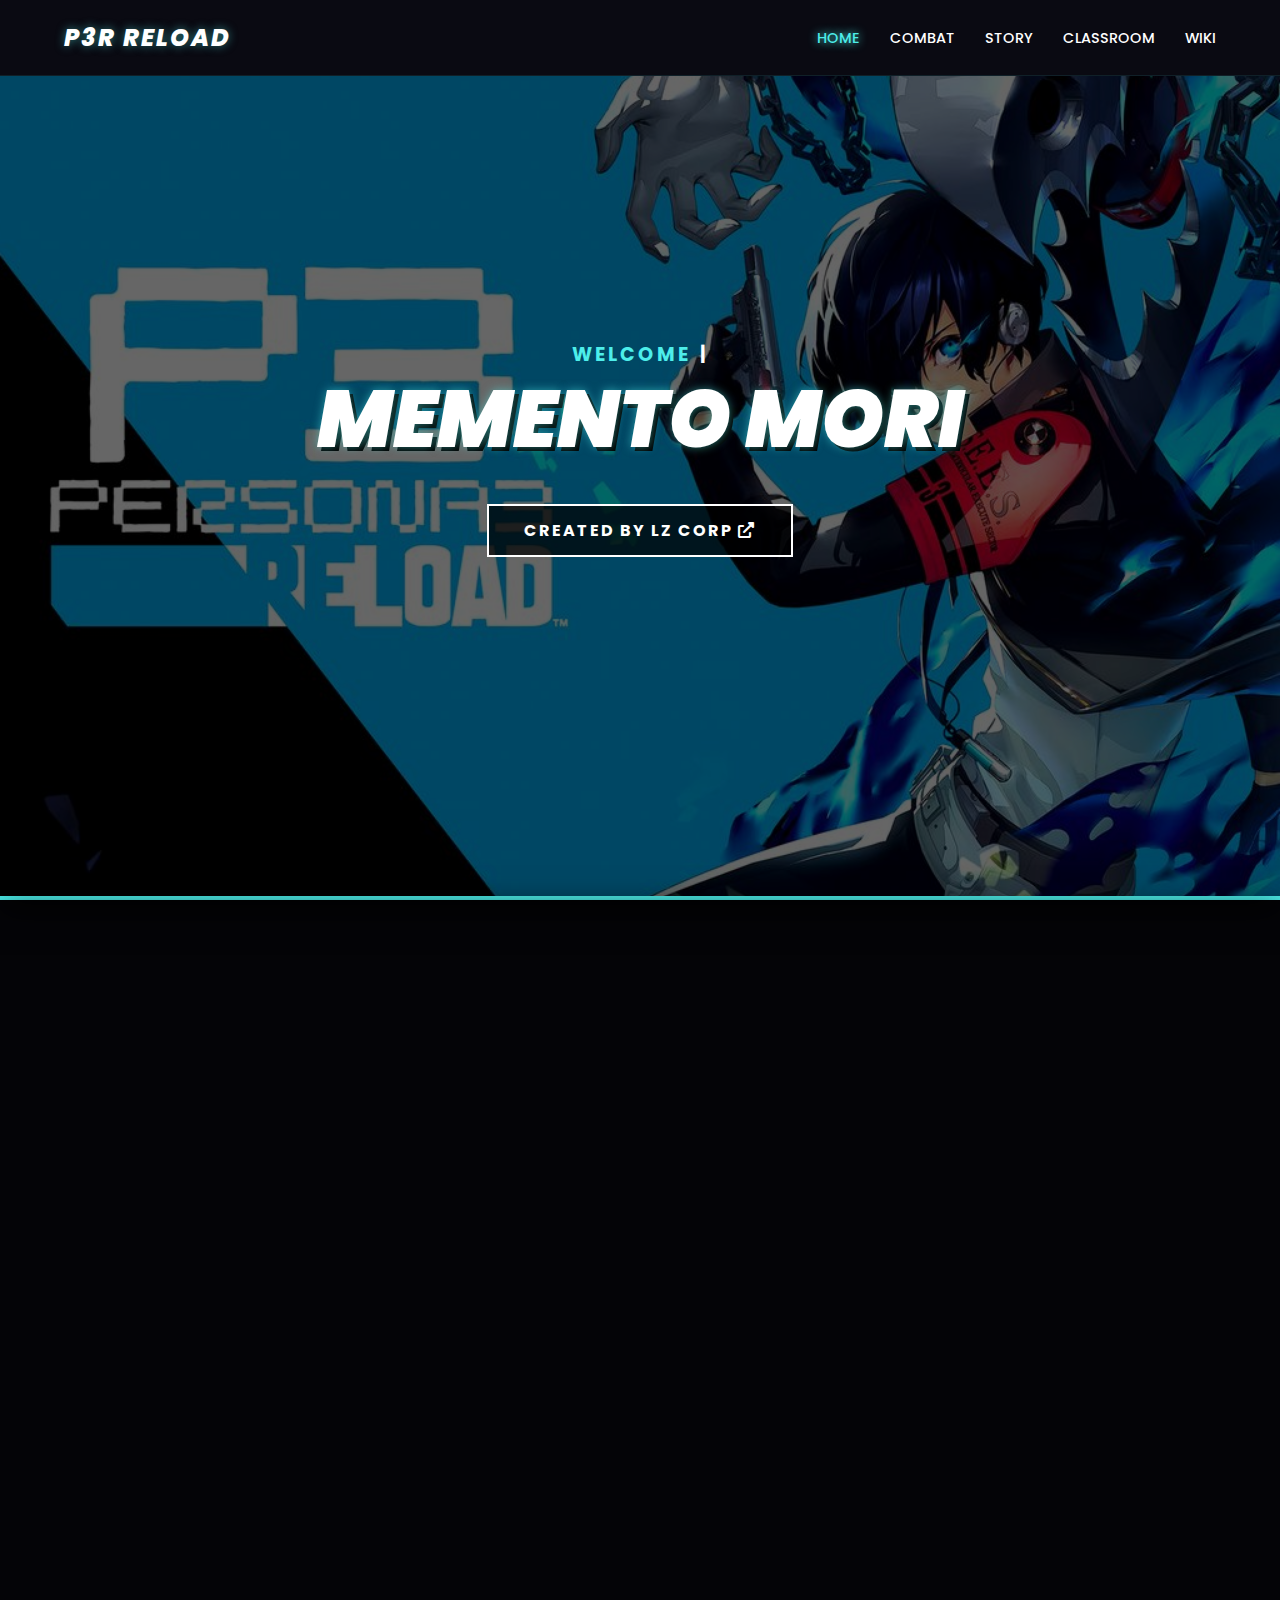
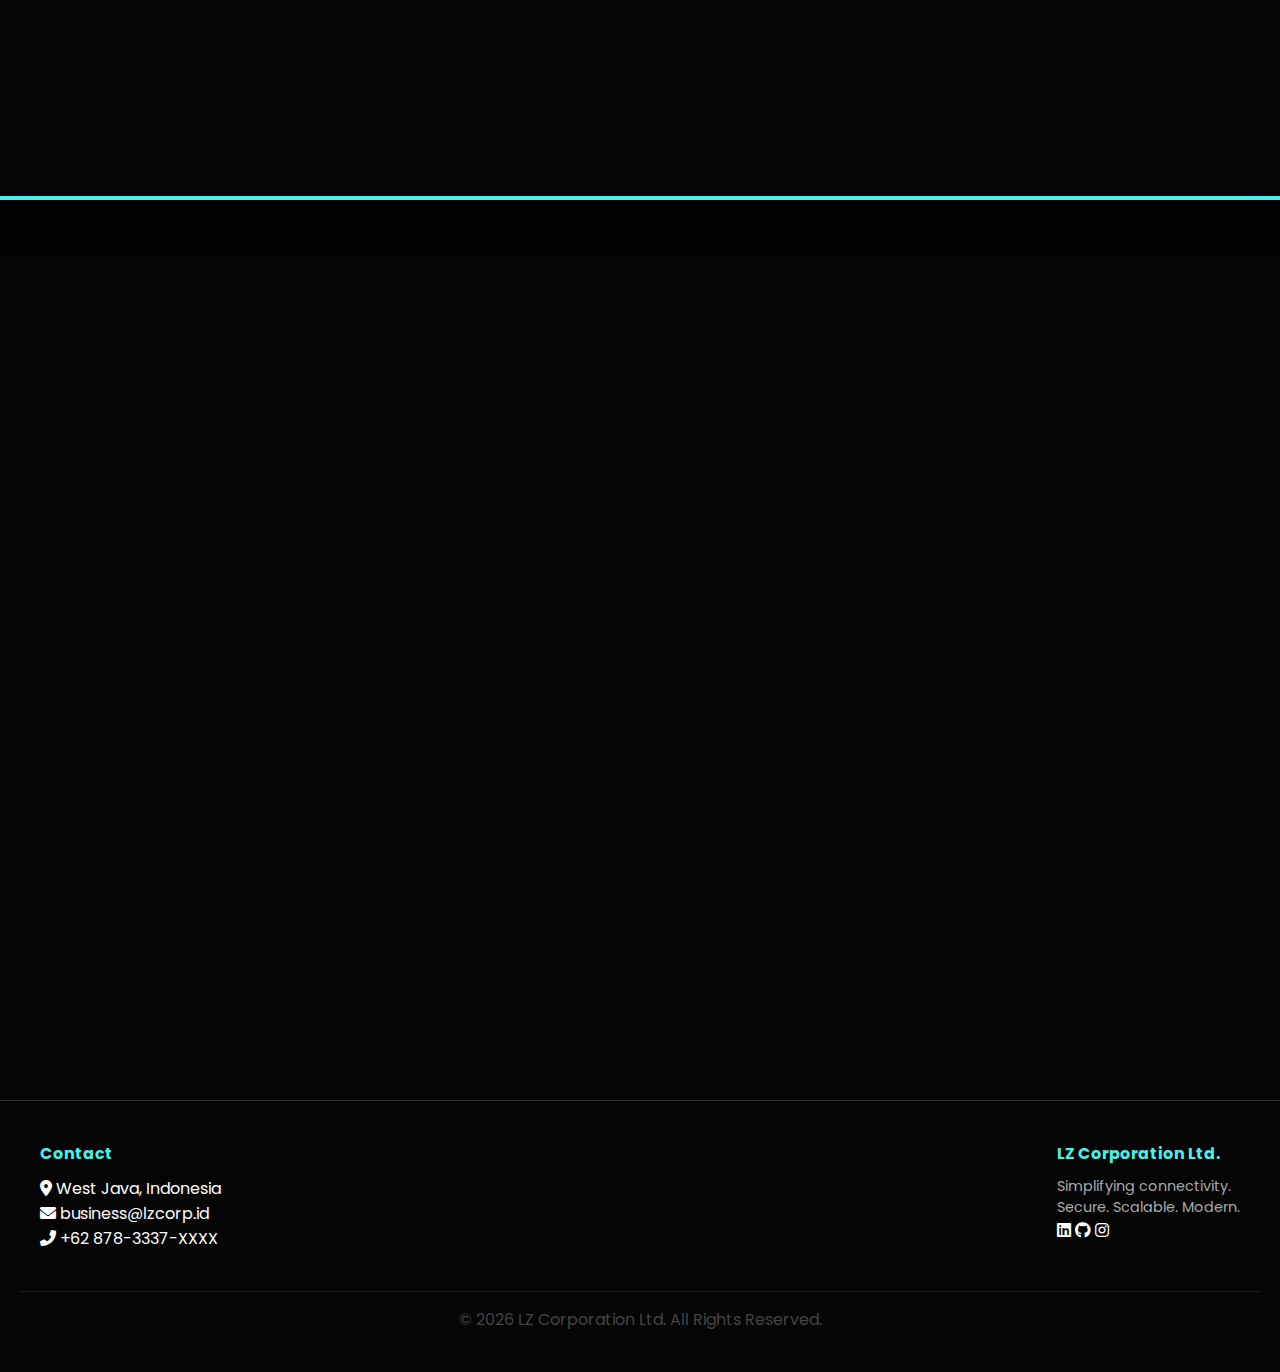
<file: index.html>
<!DOCTYPE html>
<html lang="id">
<head>
    <meta charset="UTF-8">
    <meta name="viewport" content="width=device-width, initial-scale=1.0">
    <title>P3R Guide | LZ Corp Project</title>
    <link href="https://fonts.googleapis.com/css2?family=Poppins:wght@300;400;700;900&display=swap" rel="stylesheet">
    <link rel="stylesheet" href="https://cdnjs.cloudflare.com/ajax/libs/font-awesome/6.0.0/css/all.min.css">
    <link rel="stylesheet" href="css/style.css">
</head>
<body>

    <nav class="navbar">
        <a href="index.html" class="logo">P3R RELOAD</a>
        <ul class="nav-links">
            <li><a href="index.html" class="active">Home</a></li>
            <li><a href="combat.html">Combat</a></li>
            <li><a href="story.html">Story</a></li>
            <li><a href="classroom.html">Classroom</a></li>
            <li><a href="wiki.html">Wiki</a></li>
        </ul>
        <div class="hamburger"><i class="fas fa-bars"></i></div>
    </nav>

    <section class="scroll-section bg-home" id="home">
        <div class="content-wrapper">
            
            <div class="sub-title typing-cursor">
                <span class="typing-text"></span>
            </div>
            
            <h1 class="main-title reveal-text">MEMENTO MORI</h1>
            
            <div class="reveal-text" style="margin-top: 10px;">
                <a href="https://lzcorporation.vercel.app" target="_blank" class="btn-lz">
                    Created by LZ Corp <i class="fas fa-external-link-alt"></i>
                </a>
            </div>

        </div>
    </section>

    <section class="scroll-section bg-combat">
        <div class="content-wrapper text-left">
            <h2 class="section-heading reveal-text">COMBAT & TACTICS</h2>
            <p class="section-desc reveal-text">
                Pelajari kelemahan Shadow dan strategi Fusion Persona terkuat.
                Dominasi Tartarus tanpa ampun.
            </p>
            <a href="combat.html" class="btn-p3r reveal-text">
                Open Combat Guide <i class="fas fa-arrow-right"></i>
            </a>
        </div>
    </section>

    <section class="scroll-section bg-story">
        <div class="content-wrapper text-right">
            <h2 class="section-heading reveal-text">STORY & BONDS</h2>
            <p class="section-desc reveal-text">
                Setiap pertemuan memiliki makna. Panduan lengkap jawaban Social Link 
                dan School Answers agar Anda tidak salah langkah.
            </p>
            <a href="story.html" class="btn-p3r reveal-text">
                Read Story Guide <i class="fas fa-arrow-right"></i>
            </a>
        </div>
    </section>

    <footer>
        <div class="footer-container">
            <div class="footer-left">
                <h4>Contact</h4>
                <ul class="contact-list">
                    <li><i class="fas fa-map-marker-alt"></i> West Java, Indonesia</li>
                    <li><i class="fas fa-envelope"></i> business@lzcorp.id</li>
                    <li><i class="fas fa-phone-alt"></i> +62 878-3337-XXXX</li>
                </ul>
            </div>
            <div class="footer-right">
                <h4>LZ Corporation Ltd.</h4>
                <p class="brand-desc">
                    Simplifying connectivity.<br>
                    Secure. Scalable. Modern.
                </p>
                <div class="social-simple">
                    <a href="#"><i class="fab fa-linkedin"></i></a>
                    <a href="#"><i class="fab fa-github"></i></a>
                    <a href="#"><i class="fab fa-instagram"></i></a>
                </div>
            </div>
        </div>
        <div class="footer-bottom">
            <p>&copy; 2026 LZ Corporation Ltd. All Rights Reserved.</p>
        </div>
    </footer>

    <script src="js/script.js"></script>
</body>
</html>
</file>
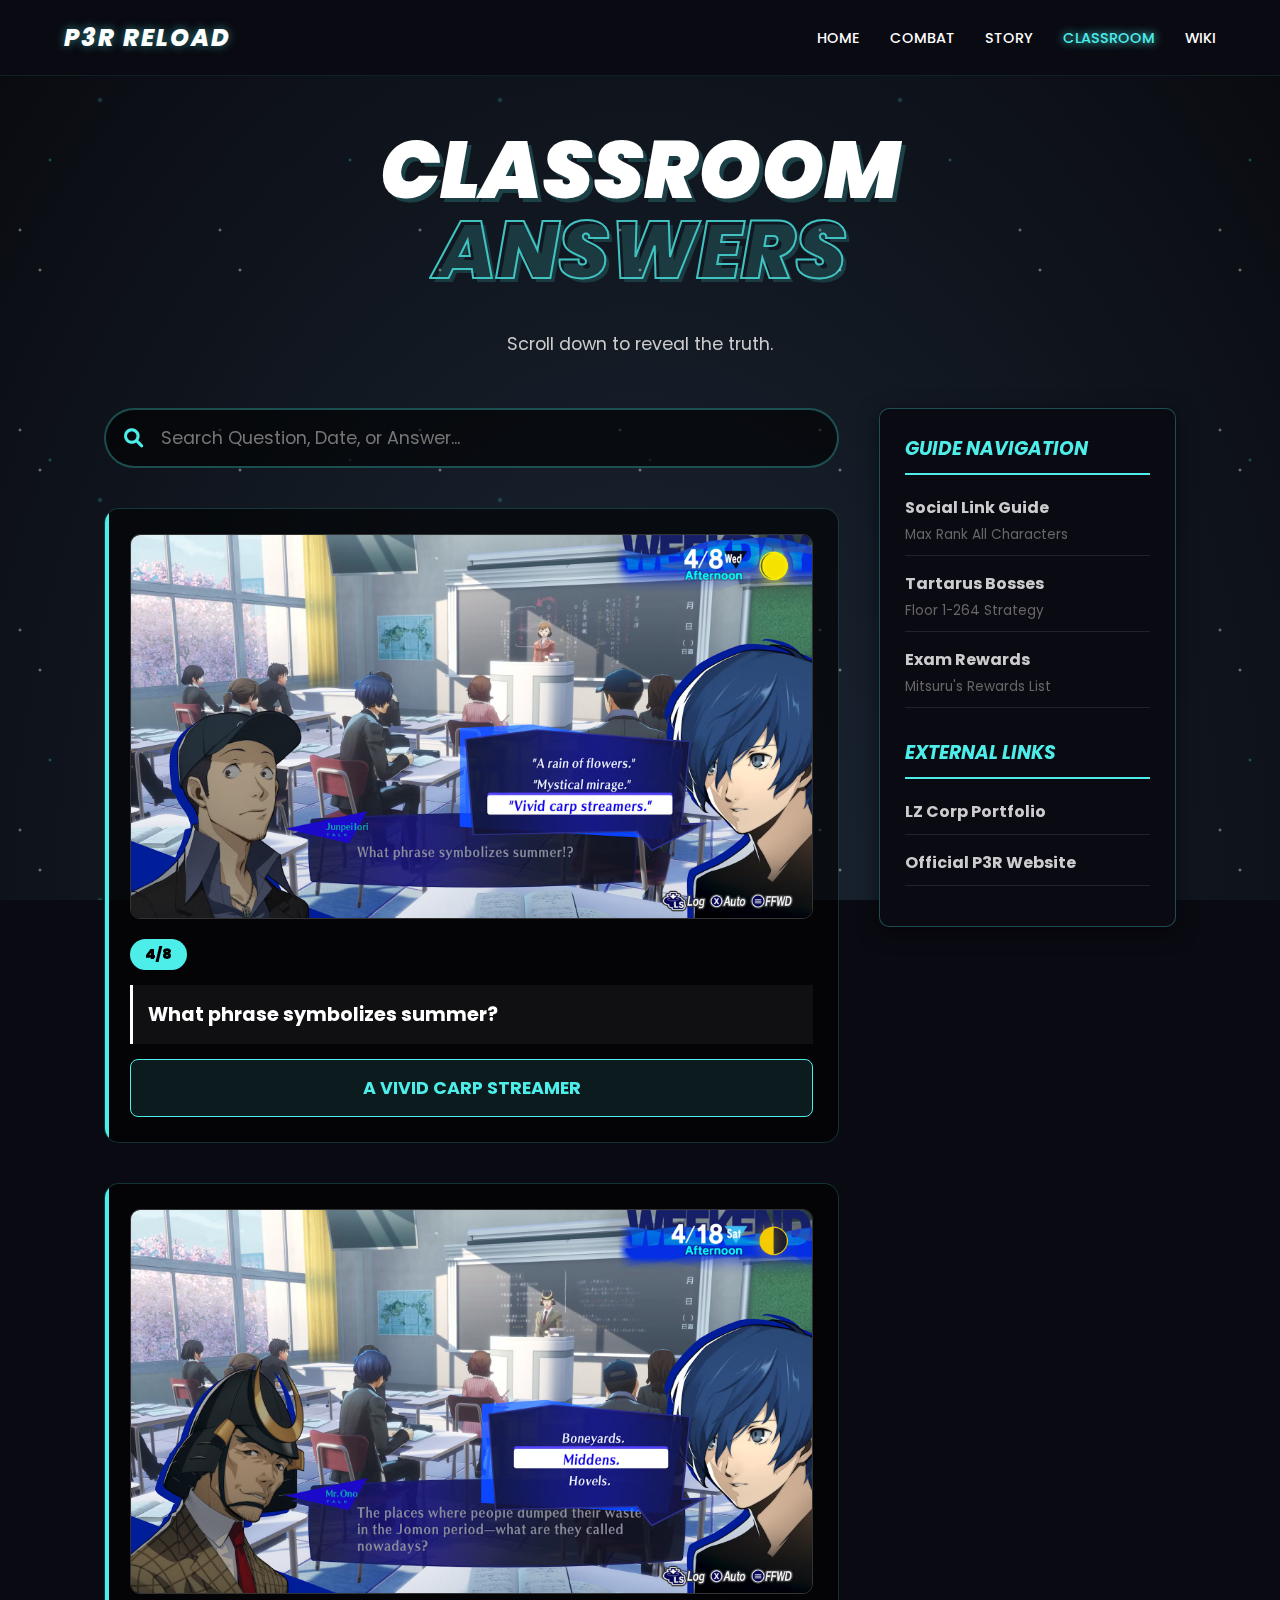
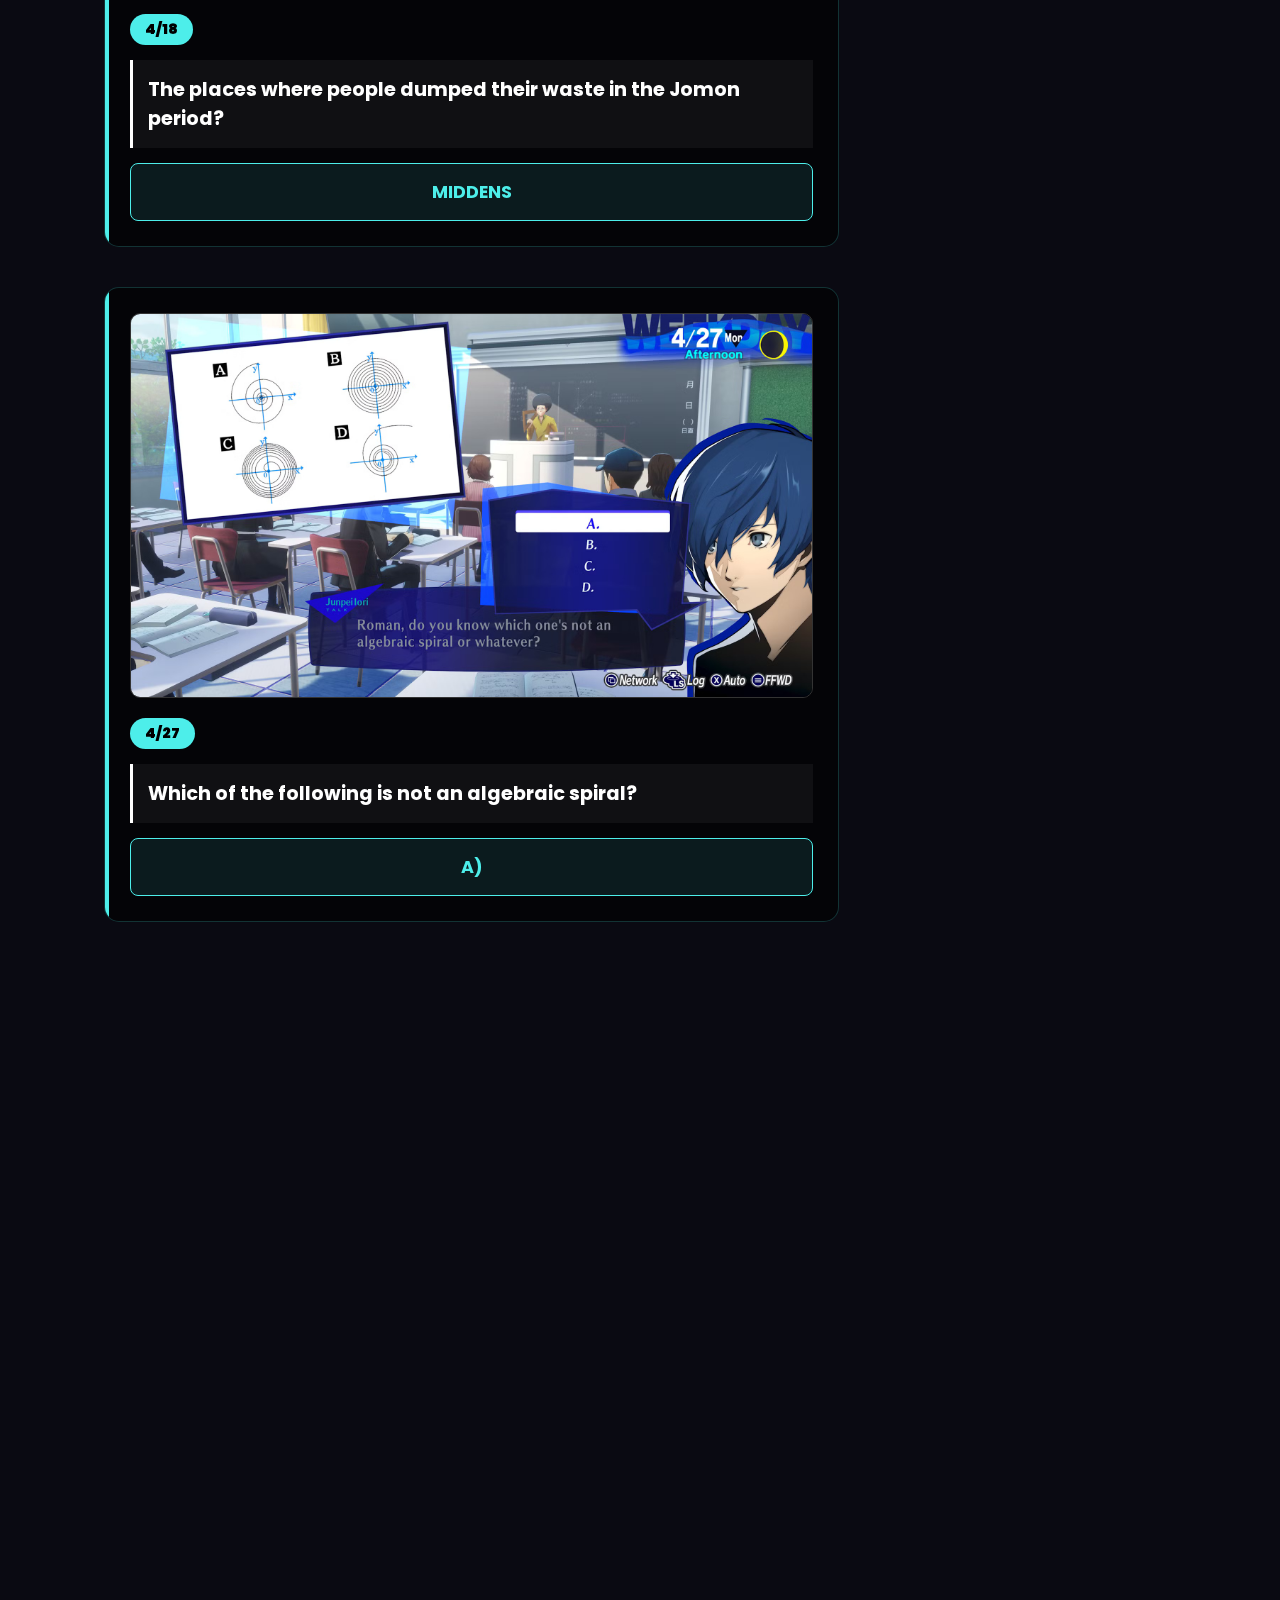
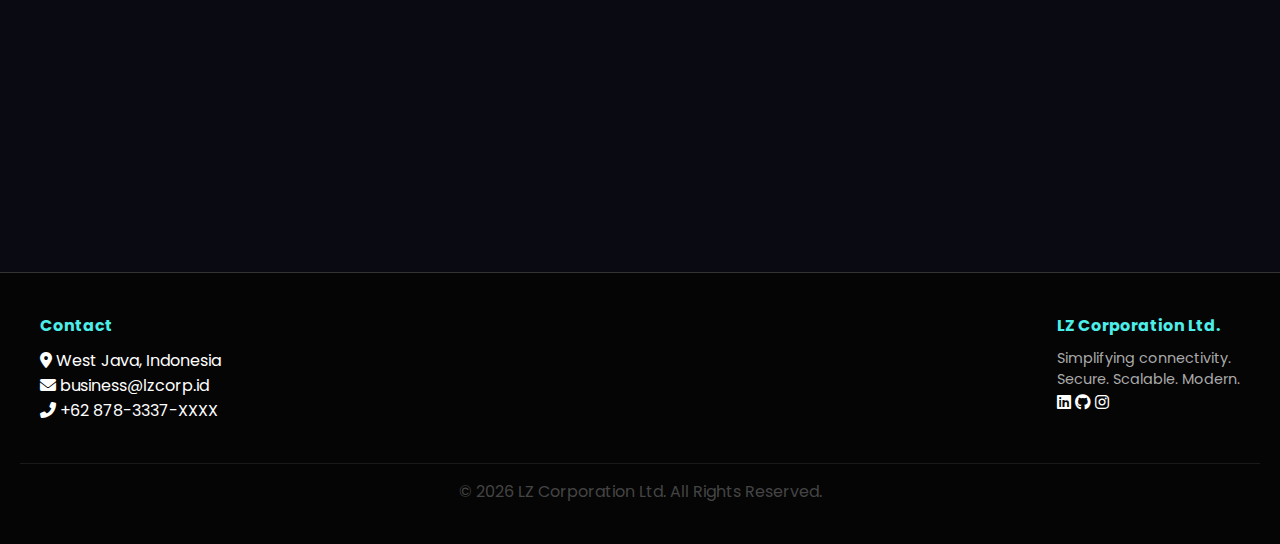
<file: classroom.html>
<!DOCTYPE html>
<html lang="id">
<head>
    <meta charset="UTF-8">
    <meta name="viewport" content="width=device-width, initial-scale=1.0">
    <title>Classroom Answers | P3R Guide</title>
    <link href="https://fonts.googleapis.com/css2?family=Poppins:wght@300;400;700;900&display=swap" rel="stylesheet">
    <link rel="stylesheet" href="https://cdnjs.cloudflare.com/ajax/libs/font-awesome/6.0.0/css/all.min.css">
    <link rel="stylesheet" href="css/style.css">
</head>
<body>

    <nav class="navbar">
        <a href="index.html" class="logo">P3R RELOAD</a>
        <ul class="nav-links">
            <li><a href="index.html">Home</a></li>
            <li><a href="combat.html">Combat</a></li>
            <li><a href="story.html">Story</a></li>
            <li><a href="classroom.html" class="active">Classroom</a></li>
            <li><a href="wiki.html">Wiki</a></li>
        </ul>
        <div class="hamburger"><i class="fas fa-bars"></i></div>
    </nav>

    <div class="dark-hour-bg">
        <div class="stars stars-1"></div>
        <div class="stars stars-2"></div>
        <div class="stars stars-3"></div>
        
        <div class="fog-container">
            <div class="fog-img fog-1"></div>
            <div class="fog-img fog-2"></div>
        </div>
    </div>

    <div class="page-container">
        
        <div class="parallax-container">
            <h1 class="parallax-text text-left" id="titleClassroom">CLASSROOM</h1>
            <h1 class="parallax-text text-right" id="titleAnswers">ANSWERS</h1>
        </div>
        
        <p class="section-desc reveal-text" style="text-align: center; color: #ccc; margin-top: -30px; margin-bottom: 50px;">
            Scroll down to reveal the truth.
        </p>

        <div class="main-layout reveal-text">
            
            <div class="content-area">
                
                <div class="search-wrapper">
                    <input type="text" id="searchInput" class="search-box" placeholder="Search Question, Date, or Answer...">
                    <i class="fas fa-search search-icon"></i>
                </div>

                <div class="classroom-feed" id="cardFeed">

                    <div class="classroom-card">
                        <div class="card-img-wrapper">
                            <img src="assets/images/classroom/4-8.jpg" alt="Soal 4/8" onerror="this.style.display='none'">
                        </div>
                        <span class="card-date-bubble">4/8</span>
                        <div class="card-question-bubble">
                            What phrase symbolizes summer?
                        </div>
                        <div class="card-answer-bubble">
                            A Vivid Carp Streamer
                        </div>
                    </div>

                    <div class="classroom-card">
                        <div class="card-img-wrapper">
                            <img src="assets/images/classroom/4-18.jpg" alt="Soal 4/18" onerror="this.style.display='none'">
                        </div>
                        <span class="card-date-bubble">4/18</span>
                        <div class="card-question-bubble">
                            The places where people dumped their waste in the Jomon period?
                        </div>
                        <div class="card-answer-bubble">
                            Middens
                        </div>
                    </div>

                    <div class="classroom-card">
                        <div class="card-img-wrapper">
                            <img src="assets/images/classroom/4-27.jpg" alt="Soal 4/27" onerror="this.style.display='none'">
                        </div>
                        <span class="card-date-bubble">4/27</span>
                        <div class="card-question-bubble">
                            Which of the following is not an algebraic spiral?
                        </div>
                        <div class="card-answer-bubble">
                            A)
                        </div>
                    </div>

                    </div> </div>

            <aside class="sidebar">
                <h3>Guide Navigation</h3>
                <ul>
                    <li>
                        <a href="story.html">
                            <span class="link-title">Social Link Guide</span>
                            <br>
                            <small>Max Rank All Characters</small>
                        </a>
                    </li>
                    <li>
                        <a href="combat.html">
                            <span class="link-title">Tartarus Bosses</span>
                            <br>
                            <small>Floor 1-264 Strategy</small>
                        </a>
                    </li>
                    <li>
                        <a href="wiki.html">
                            <span class="link-title">Exam Rewards</span>
                            <br>
                            <small>Mitsuru's Rewards List</small>
                        </a>
                    </li>
                </ul>

                <h3 style="margin-top: 30px;">External Links</h3>
                <ul>
                    <li>
                        <a href="https://lzcorporation.vercel.app" target="_blank">
                            <span class="link-title">LZ Corp Portfolio</span>
                        </a>
                    </li>
                    <li>
                        <a href="#" target="_blank">
                            <span class="link-title">Official P3R Website</span>
                        </a>
                    </li>
                </ul>
            </aside>

        </div> </div>
        <div class="page-container">
        
        </div> 
        <footer>
        <div class="footer-container">
            <div class="footer-left">
                <h4>Contact</h4>
                <ul class="contact-list">
                    <li><i class="fas fa-map-marker-alt"></i> West Java, Indonesia</li>
                    <li><i class="fas fa-envelope"></i> business@lzcorp.id</li>
                    <li><i class="fas fa-phone-alt"></i> +62 878-3337-XXXX</li>
                </ul>
            </div>
            <div class="footer-right">
                <h4>LZ Corporation Ltd.</h4>
                <p class="brand-desc">
                    Simplifying connectivity.<br>
                    Secure. Scalable. Modern.
                </p>
                <div class="social-simple">
                    <a href="#"><i class="fab fa-linkedin"></i></a>
                    <a href="#"><i class="fab fa-github"></i></a>
                    <a href="#"><i class="fab fa-instagram"></i></a>
                </div>
            </div>
        </div>
        <div class="footer-bottom">
            <p>&copy; 2026 LZ Corporation Ltd. All Rights Reserved.</p>
        </div>
    </footer>

    <script src="js/script.js"></script>

    <script>
        document.addEventListener('DOMContentLoaded', () => {
            const searchInput = document.getElementById('searchInput');
            const cards = document.querySelectorAll('.classroom-card');

            // Munculkan animasi
            setTimeout(() => {
                document.querySelector('.main-layout').classList.add('visible');
            }, 100);

            // Logic Pencarian Baru (Mencari di dalam Card)
            searchInput.addEventListener('keyup', function() {
                const filter = searchInput.value.toLowerCase();
                
                cards.forEach(card => {
                    // Ambil teks dari Tanggal, Pertanyaan, dan Jawaban
                    const dateText = card.querySelector('.card-date-bubble').textContent.toLowerCase();
                    const questText = card.querySelector('.card-question-bubble').textContent.toLowerCase();
                    const ansText = card.querySelector('.card-answer-bubble').textContent.toLowerCase();

                    // Cek apakah ada yang cocok
                    if (dateText.includes(filter) || questText.includes(filter) || ansText.includes(filter)) {
                        card.style.display = "block"; // Tampilkan
                        // Reset animasi biar mulus
                        card.style.animation = 'none';
                        card.offsetHeight; /* trigger reflow */
                        card.style.animation = 'fadeIn 0.5s'; 
                    } else {
                        card.style.display = "none"; // Sembunyikan
                    }
                    
                });
            });
        });
        
        // ==========================================
        // PARALLAX TEXT EFFECT (CLASSROOM ANSWERS)
        // ==========================================
        document.addEventListener('scroll', function() {
            const scrollValue = window.scrollY;
    
            const titleLeft = document.getElementById('titleClassroom');
            const titleRight = document.getElementById('titleAnswers');
        
            if(titleLeft && titleRight) {
                // "Classroom" geser ke KIRI (-0.5 kecepatan)
                titleLeft.style.transform = `translateX(-${scrollValue * 0.5}px)`;
        
                // "Answers" geser ke KANAN (+0.5 kecepatan)
                titleRight.style.transform = `translateX(${scrollValue * 0.5}px)`;
            }
        });
    </script>
</body>
</html>
</file>
<file: css/style.css>
/* ============================================================
   1. GLOBAL RESET & VARIABLES
   ============================================================ */
* {
    margin: 0;
    padding: 0;
    box-sizing: border-box;
    font-family: 'Poppins', sans-serif;
}

:root {
    --primary: #4deeea; /* Cyan P3R */
    --secondary: #0056b3;
    --dark-bg: #0a0a12; /* Biru Hitam Pekat */
    --overlay: rgba(0, 0, 0, 0.6);
}

body {
    background-color: var(--dark-bg);
    color: #fff;
    overflow-x: hidden;
    min-height: 100vh;
}

html {
    scroll-behavior: smooth;
}

a { text-decoration: none; color: inherit; }
ul { list-style: none; }

/* ============================================================
   2. DARK HOUR ATMOSPHERE (BACKGROUND)
   ============================================================ */
.dark-hour-bg {
    position: fixed;
    top: 0; left: 0;
    width: 100%; height: 100%;
    z-index: -5;
    background: radial-gradient(ellipse at bottom, #1B2735 0%, #090A0F 100%);
    overflow: hidden;
    pointer-events: none; /* Background tidak boleh halangi klik */
}

/* --- PARTIKEL (STARS / DUST) --- */
.stars {
    position: absolute;
    top: 0; left: 0;
    width: 100%; height: 100%;
}

.stars-1 {
    background-image: radial-gradient(2px 2px at 20px 30px, #eee, transparent),
                      radial-gradient(2px 2px at 40px 70px, #fff, transparent);
    background-size: 200px 200px;
    animation: move-diagonal 100s linear infinite;
    opacity: 0.6;
}

.stars-2 {
    background-image: radial-gradient(2px 2px at 50px 160px, var(--primary), transparent);
    background-size: 300px 300px;
    animation: move-diagonal 60s linear infinite reverse;
    opacity: 0.4;
}

.stars-3 {
    background-image: radial-gradient(3px 3px at 100px 100px, var(--primary), transparent);
    background-size: 400px 400px;
    animation: move-up 40s linear infinite;
    opacity: 0.3;
}

@keyframes move-diagonal { to { transform: translate(-1000px, -1000px); } }
@keyframes move-up { to { transform: translateY(-1000px); } }

/* --- DYNAMIC FOG --- */
.fog-container {
    position: absolute;
    width: 100%; height: 100%;
    overflow: hidden;
    z-index: -4;
}

.fog-img {
    position: absolute;
    height: 100vh; width: 300vw;
    background: url('https://raw.githubusercontent.com/danielstuart14/CSS_FOG_ANIMATION/master/fog1.png') repeat-x;
    background-size: contain;
    opacity: 0.5;
}

.fog-1 { bottom: 0; animation: fog-flow 30s linear infinite; }
.fog-2 { bottom: -10%; animation: fog-flow 60s linear infinite reverse; opacity: 0.3; filter: blur(5px); }

@keyframes fog-flow {
    0% { transform: translate3d(-200vw, 0, 0); opacity: 0.4; }
    50% { opacity: 0.6; }
    100% { transform: translate3d(0, 0, 0); opacity: 0.4; }
}

/* ============================================================
   3. NAVIGATION BAR
   ============================================================ */
.navbar {
    position: fixed;
    top: 0; left: 0;
    width: 100%;
    padding: 20px 5%;
    display: flex;
    justify-content: space-between;
    align-items: center;
    background: var(--dark-bg); /* Solid agar tulisan jelas */
    border-bottom: 1px solid rgba(77, 238, 234, 0.1);
    z-index: 9999; /* Paling atas */
}

.logo {
    font-size: 1.5rem;
    font-weight: 800;
    color: #fff;
    font-style: italic;
    text-transform: uppercase;
    letter-spacing: 2px;
    text-shadow: 0 0 10px rgba(77, 238, 234, 0.5);
}

.nav-links { display: flex; gap: 30px; }
.nav-links a {
    color: #fff;
    font-weight: 500;
    font-size: 0.9rem;
    text-transform: uppercase;
    transition: 0.3s;
}
.nav-links a:hover, .nav-links a.active {
    color: var(--primary);
    text-shadow: 0 0 10px var(--primary);
}
.hamburger { display: none; color: #fff; cursor: pointer; font-size: 1.5rem; }

/* ============================================================
   4. HOME & LANDING SECTIONS
   ============================================================ */
/* ============================================================ */
/* SECTION DIVIDER & PARALLAX FIX                               */
/* ============================================================ */

.scroll-section {
    position: relative;
    height: 100vh;
    display: flex;
    align-items: center;
    justify-content: center;
    background-size: cover;
    background-position: center;
    background-attachment: fixed;
    border-bottom: 4px solid var(--primary);
    box-shadow: 0 10px 30px rgba(0, 0, 0, 0.8);
    
    z-index: 1;
}

.scroll-section:last-of-type {
    border-bottom: none;
    box-shadow: none;
}

.scroll-section::before {
    content: '';
    position: absolute;
    top: 0; left: 0;
    width: 100%; height: 100%;
    background: var(--overlay);
    z-index: 1;
    pointer-events: none; /* KLIK TEMBUS KE BAWAH */
}

/* Background Images */
.bg-home { background-image: url('../assets/images/p3r-home.jpg'); }
.bg-combat { background-image: url('../assets/images/p3r-combat.jpg'); }
.bg-story { background-image: url('../assets/images/p3r-story.jpg'); }

/* Wrapper Konten Utama */
.content-wrapper {
    position: relative;
    z-index: 10; /* Di atas overlay */
    text-align: center;
    max-width: 900px;
    width: 100%;
    padding: 20px;
    pointer-events: none; /* Wrapper pasif */
}

/* Aktifkan interaksi pada anak elemen */
.content-wrapper > * { pointer-events: auto; }

/* Text Styles */
.sub-title {
    font-size: 1.2rem;
    letter-spacing: 3px;
    color: var(--primary);
    text-transform: uppercase;
    font-weight: 700;
    min-height: 1.5em; /* Stabilizer tinggi */
    margin-bottom: 10px;
    display: block;
}

.typing-cursor::after {
    content: '|';
    animation: blink 1s step-end infinite;
    color: #fff;
    margin-left: 2px;
}
@keyframes blink { 50% { opacity: 0; } }

.main-title {
    font-size: 5rem;
    font-weight: 900;
    font-style: italic;
    color: #fff;
    margin-bottom: 30px;
    line-height: 1;
    text-shadow: 0 0 10px rgba(77, 238, 234, 0.5), 4px 4px 0 #000;
}

.section-heading {
    font-size: 3.5rem;
    font-weight: 800;
    text-transform: uppercase;
    font-style: italic;
    color: #fff;
    margin-bottom: 20px;
    border-bottom: 3px solid var(--primary);
    display: inline-block;
}

.section-desc { font-size: 1.1rem; margin-bottom: 30px; line-height: 1.6; }

/* Alignment Helper */
.text-left { text-align: left; align-items: flex-start; }
.text-right { text-align: right; align-items: flex-end; }

/* ============================================================
   5. BUTTONS (INTERACTION FIX)
   ============================================================ */
/* Tombol Home (LZ Corp) */
a.btn-lz {
    display: inline-block;
    position: relative;
    z-index: 100;
    padding: 12px 35px;
    background: rgba(0,0,0,0.7);
    color: #fff !important;
    border: 2px solid #fff;
    font-weight: 700;
    text-transform: uppercase;
    letter-spacing: 2px;
    cursor: pointer;
    transition: 0.3s;
    margin-top: 15px;
}

a.btn-lz:hover {
    background: #fff;
    color: #000 !important;
    transform: translateY(-3px);
    box-shadow: 0 0 20px rgba(255, 255, 255, 0.5);
}

/* Tombol Konten (Combat/Story) */
a.btn-p3r {
    display: inline-block;
    padding: 15px 40px;
    background: var(--primary);
    color: #000 !important;
    font-weight: 800;
    text-transform: uppercase;
    font-style: italic;
    clip-path: polygon(10% 0, 100% 0, 90% 100%, 0% 100%);
    transition: 0.3s;
    cursor: pointer;
    z-index: 100;
}

a.btn-p3r:hover {
    transform: scale(1.1) skewX(-10deg);
    box-shadow: 0 0 20px var(--primary);
}

/* ============================================================
   6. CLASSROOM & PAGE LAYOUTS
   ============================================================ */
.page-container {
    padding: 120px 5% 50px;
    max-width: 1200px;
    margin: 0 auto;
    min-height: 100vh;
}

/* Parallax Title (Classroom) */
.parallax-container {
    text-align: center;
    margin-bottom: 60px;
    overflow: hidden;
    padding: 10px 0;
    position: relative;
    width: 100%;
}

.parallax-text {
    font-size: 5rem;
    font-weight: 900;
    font-style: italic;
    line-height: 1;
    text-transform: uppercase;
    white-space: nowrap;
    transition: transform 0.1s linear;
    padding: 0 30px; /* Fix Text Cutoff */
    text-shadow: 4px 4px 0 rgba(77, 238, 234, 0.2);
}

/* ============================================================ */
/* FIX: TEXT OUTLINE BUG (MEMISAHKAN ALIGNMENT & STYLE)         */
/* ============================================================ */

/* 1. Alignment Umum (Dipakai di Story & Combat) - HARUS BERSIH */
.text-left { 
    text-align: left; 
    align-items: flex-start; 
    display: flex;
    flex-direction: column;
    color: #fff; /* Pastikan Putih Solid */
}

.text-right { 
    text-align: right; 
    align-items: flex-end; 
    display: flex;
    flex-direction: column;
    
    /* RESET STYLE AGAR TIDAK ADA BORDER BIRU */
    color: #fff; 
    -webkit-text-stroke: 0; 
    opacity: 1;
}

/* 2. Khusus Judul Parallax (Classroom) - BARU PAKAI OUTLINE */
/* Kita targetkan elemen yang punya DUA class sekaligus: .parallax-text DAN .text-right */
.parallax-text.text-right {
    color: transparent; /* Teks bening */
    -webkit-text-stroke: 2px var(--primary); /* Garis Tepi Biru */
    opacity: 0.8;
    
    /* Reset display agar tidak konflik dengan flexbox di atas */
    display: block; 
    text-align: center; /* Kembalikan ke tengah untuk efek parallax */
}

.parallax-text.text-left {
    display: block;
    text-align: center;
}

/* Main Layout (2 Kolom) */
.main-layout {
    display: flex;
    gap: 40px;
    align-items: flex-start;
}

.content-area { flex: 3; width: 100%; }

/* Sidebar */
.sidebar {
    flex: 1;
    background: var(--dark-bg); /* Solid Background */
    border: 1px solid rgba(77, 238, 234, 0.3);
    padding: 25px;
    border-radius: 10px;
    position: sticky;
    top: 100px;
    box-shadow: 0 5px 20px rgba(0,0,0,0.5);
}

.sidebar h3 {
    color: var(--primary);
    border-bottom: 2px solid var(--primary);
    padding-bottom: 10px;
    margin-bottom: 20px;
    font-style: italic;
    text-transform: uppercase;
}

/* Sidebar Links (Elastic Animation) */
.sidebar ul li { margin-bottom: 15px; border-bottom: 1px solid rgba(255,255,255,0.1); padding-bottom: 10px; }

.sidebar ul li a { display: block; color: #ccc; transition: none; }

.link-title {
    display: inline-block;
    font-weight: bold;
    font-size: 1rem;
    transition: all 0.4s cubic-bezier(0.175, 0.885, 0.32, 1.275);
}

.sidebar ul li a:hover .link-title {
    transform: translateX(15px);
    color: var(--primary);
    text-shadow: 0 0 10px rgba(77, 238, 234, 0.6);
}

.sidebar ul li a small { display: block; margin-top: 5px; color: #666; font-size: 0.85rem; }

/* ============================================================
   7. CLASSROOM COMPONENTS (SEARCH & CARDS)
   ============================================================ */
/* Search Bar */
.search-wrapper {
    position: relative;
    width: 100%;
    margin-bottom: 40px;
}

.search-box {
    width: 100%;
    padding: 15px 20px 15px 55px;
    background: rgba(0, 0, 0, 0.6);
    border: 2px solid rgba(77, 238, 234, 0.3);
    border-radius: 50px;
    color: #fff;
    font-size: 1.1rem;
    outline: none;
    transition: 0.3s;
}

.search-box:focus {
    border-color: var(--primary);
    background: #000;
    box-shadow: 0 0 15px rgba(77, 238, 234, 0.3);
}

.search-icon {
    position: absolute;
    left: 20px; top: 50%;
    transform: translateY(-50%);
    color: var(--primary);
    font-size: 1.2rem;
}

/* Feed Cards */
.classroom-feed { display: flex; flex-direction: column; gap: 40px; }

.classroom-card {
    background: rgba(0, 0, 0, 0.6);
    border: 1px solid rgba(77, 238, 234, 0.2);
    border-radius: 15px;
    padding: 25px;
    position: relative;
    overflow: hidden;
    transition: 0.3s;
}

.classroom-card:hover {
    transform: translateY(-5px);
    border-color: var(--primary);
    box-shadow: 0 10px 30px rgba(77, 238, 234, 0.1);
}

.classroom-card::before {
    content: ''; position: absolute; top: 0; left: 0;
    width: 4px; height: 100%;
    background: var(--primary);
}

.card-img-wrapper {
    width: 100%;
    border-radius: 10px;
    overflow: hidden;
    margin-bottom: 20px;
    border: 1px solid #333;
}

.card-img-wrapper img {
    width: 100%; height: auto;
    display: block;
    transition: transform 0.5s;
}
.classroom-card:hover img { transform: scale(1.05); }

.card-date-bubble {
    display: inline-block;
    background: var(--primary);
    color: #000;
    font-weight: 900;
    padding: 5px 15px;
    border-radius: 20px;
    font-size: 0.9rem;
    margin-bottom: 15px;
}

.card-question-bubble {
    background: rgba(255,255,255,0.05);
    border-left: 3px solid #fff;
    padding: 15px;
    font-size: 1.2rem;
    font-weight: bold;
    color: #fff;
    margin-bottom: 15px;
}

.card-answer-bubble {
    background: rgba(77, 238, 234, 0.1);
    border: 1px solid var(--primary);
    padding: 15px;
    border-radius: 8px;
    font-size: 1.1rem;
    color: var(--primary);
    font-weight: bold;
    text-align: center;
    text-transform: uppercase;
}

/* ============================================================ */
/* FIX: FOOTER VISIBILITY (AGAR MUNCUL DI SEMUA PAGE)           */
/* ============================================================ */
footer {
    background-color: #050505; /* Hitam Solid */
    color: #fff;
    padding: 40px 20px;
    border-top: 1px solid #333;
    
    /* POSITIONING FIX */
    position: relative; 
    width: 100%;
    z-index: 100; /* Angkat layer-nya agar di atas background */
    margin-top: auto; /* Dorong ke paling bawah */
    
    /* Pastikan tidak ada overflow yang menyembunyikan */
    clear: both;
}

.footer-container {
    display: flex;
    justify-content: space-between;
    max-width: 1200px;
    margin: 0 auto;
    flex-wrap: wrap;
}

.footer-bottom {
    text-align: center;
    margin-top: 40px;
    padding-top: 15px;
    border-top: 1px solid #1a1a1a;
    color: #444;
}

/* Biar teks footer terbaca jelas */
.footer-container h4 { color: var(--primary); margin-bottom: 10px; }
.footer-container p { color: #aaa; font-size: 0.9rem; }

/* ============================================================
   9. ANIMATIONS & RESPONSIVE
   ============================================================ */
.reveal-text { opacity: 0; transform: translateY(30px); transition: 0.8s; }
.reveal-text.visible { opacity: 1; transform: translateY(0); }

@media (max-width: 768px) {
    .navbar { background: var(--dark-bg); }
    .nav-links {
        position: fixed; top: 0; right: 0; height: 100vh; width: 70%;
        background: #000; flex-direction: column; justify-content: center;
        align-items: center; transform: translateX(100%);
    }
    .nav-links.active { transform: translateX(0); }
    .hamburger { display: block; z-index: 10001; }
    
    .main-title, .parallax-text { font-size: 3rem; }
    .main-layout { flex-direction: column; }
    .sidebar { position: static; width: 100%; margin-top: 30px; }
    .text-left, .text-right { text-align: center; align-items: center; }
}
</file>
